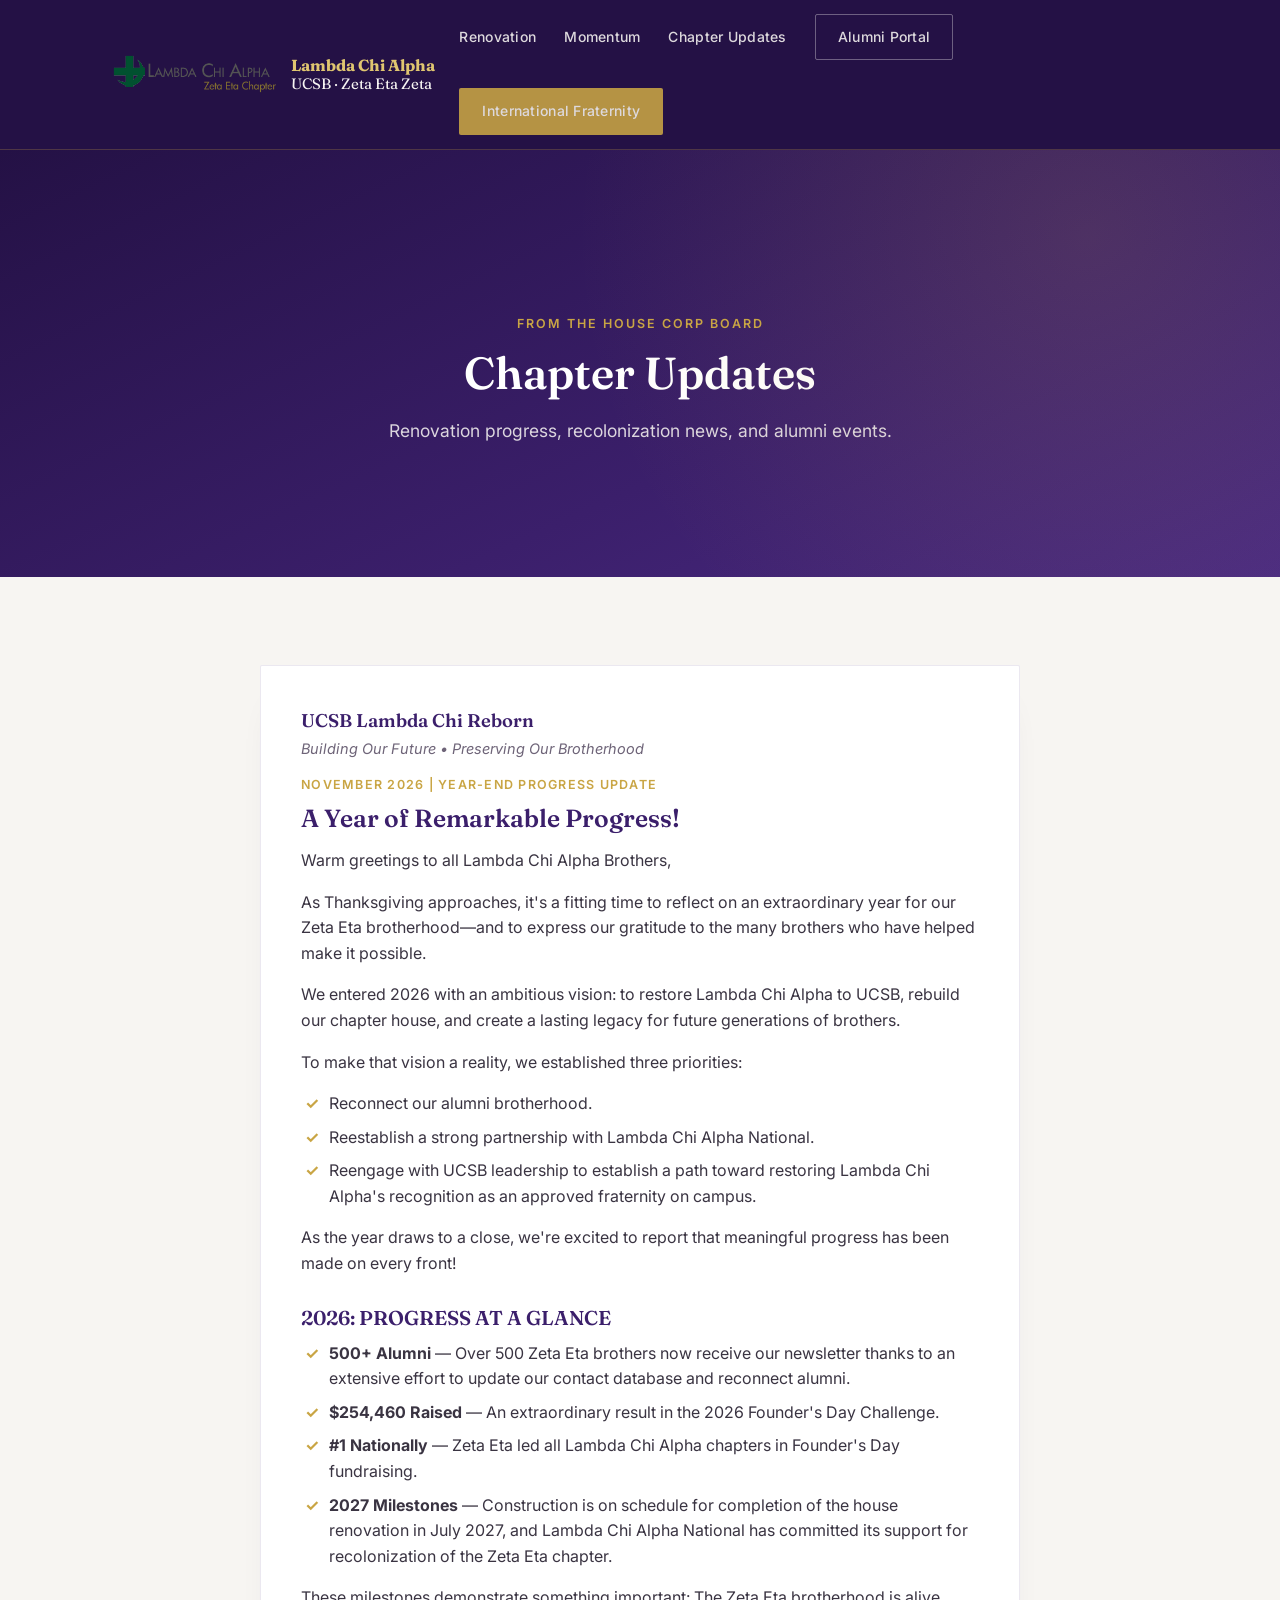
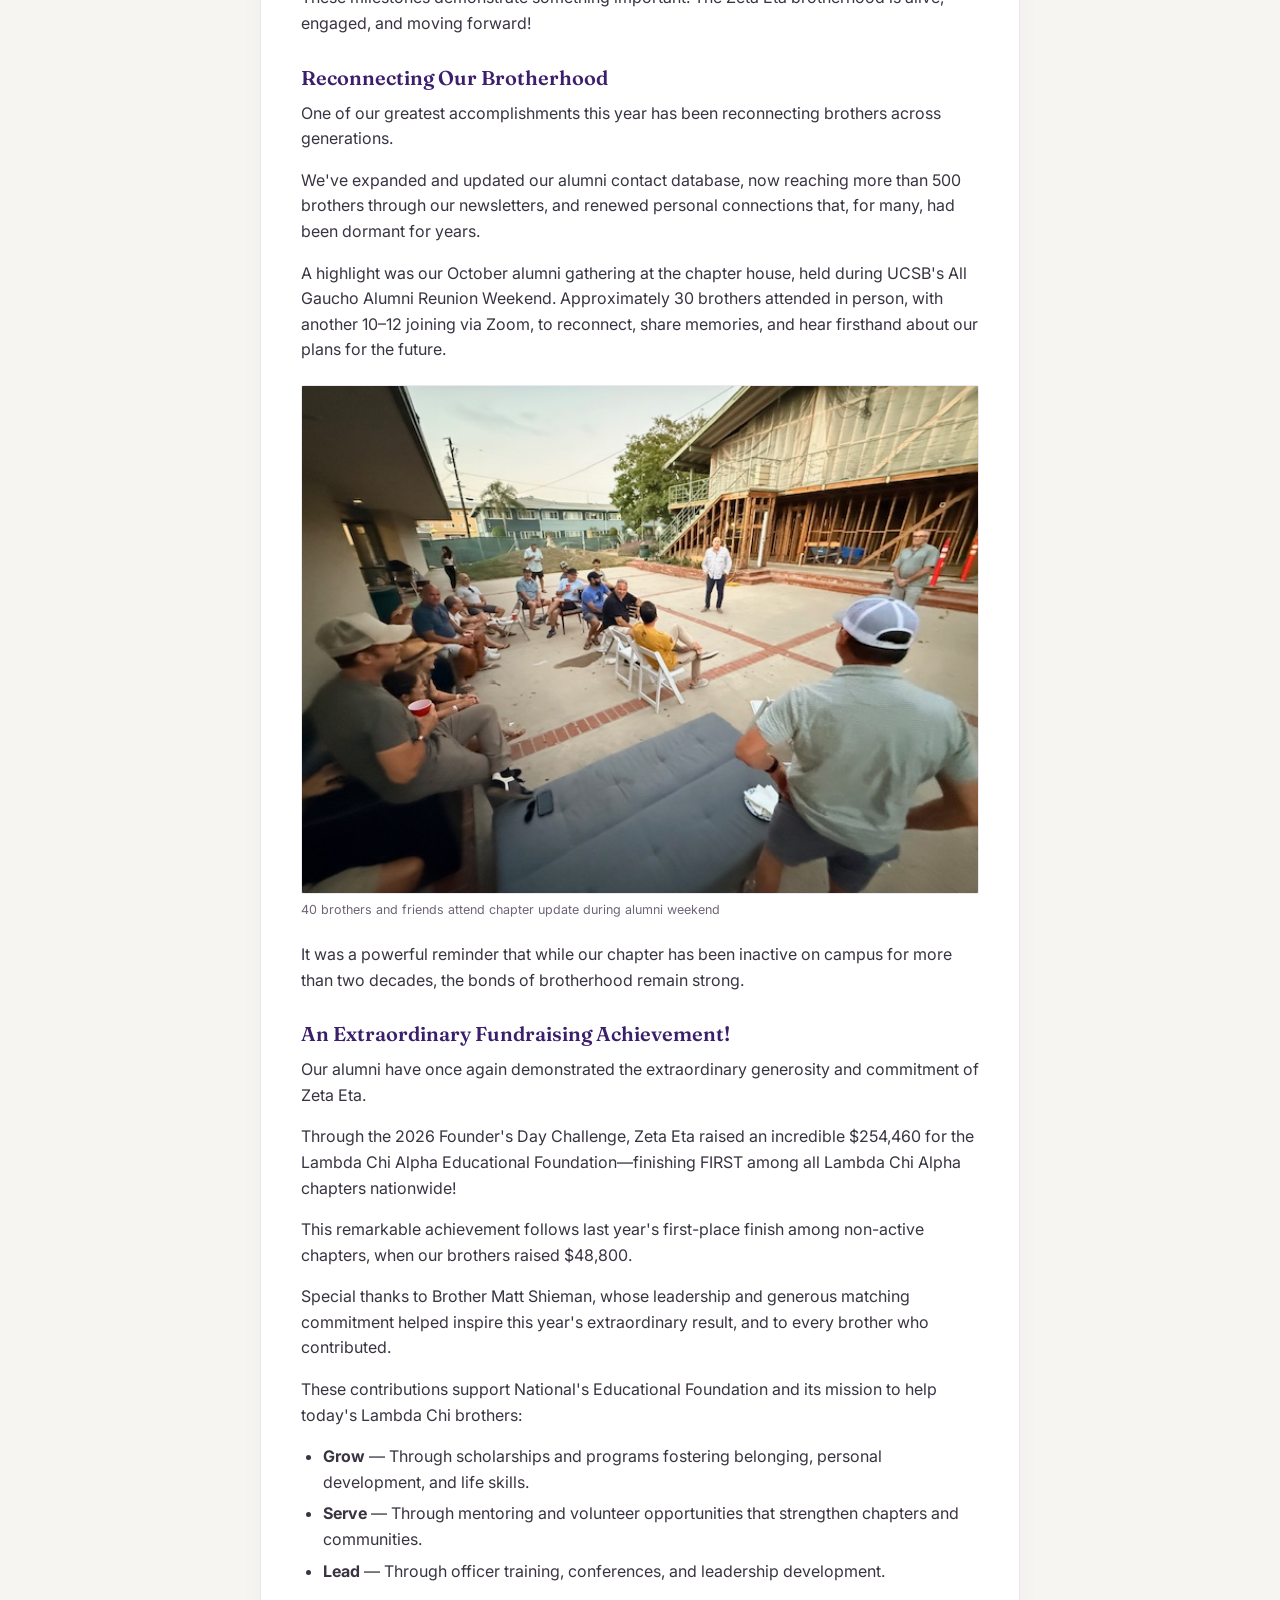
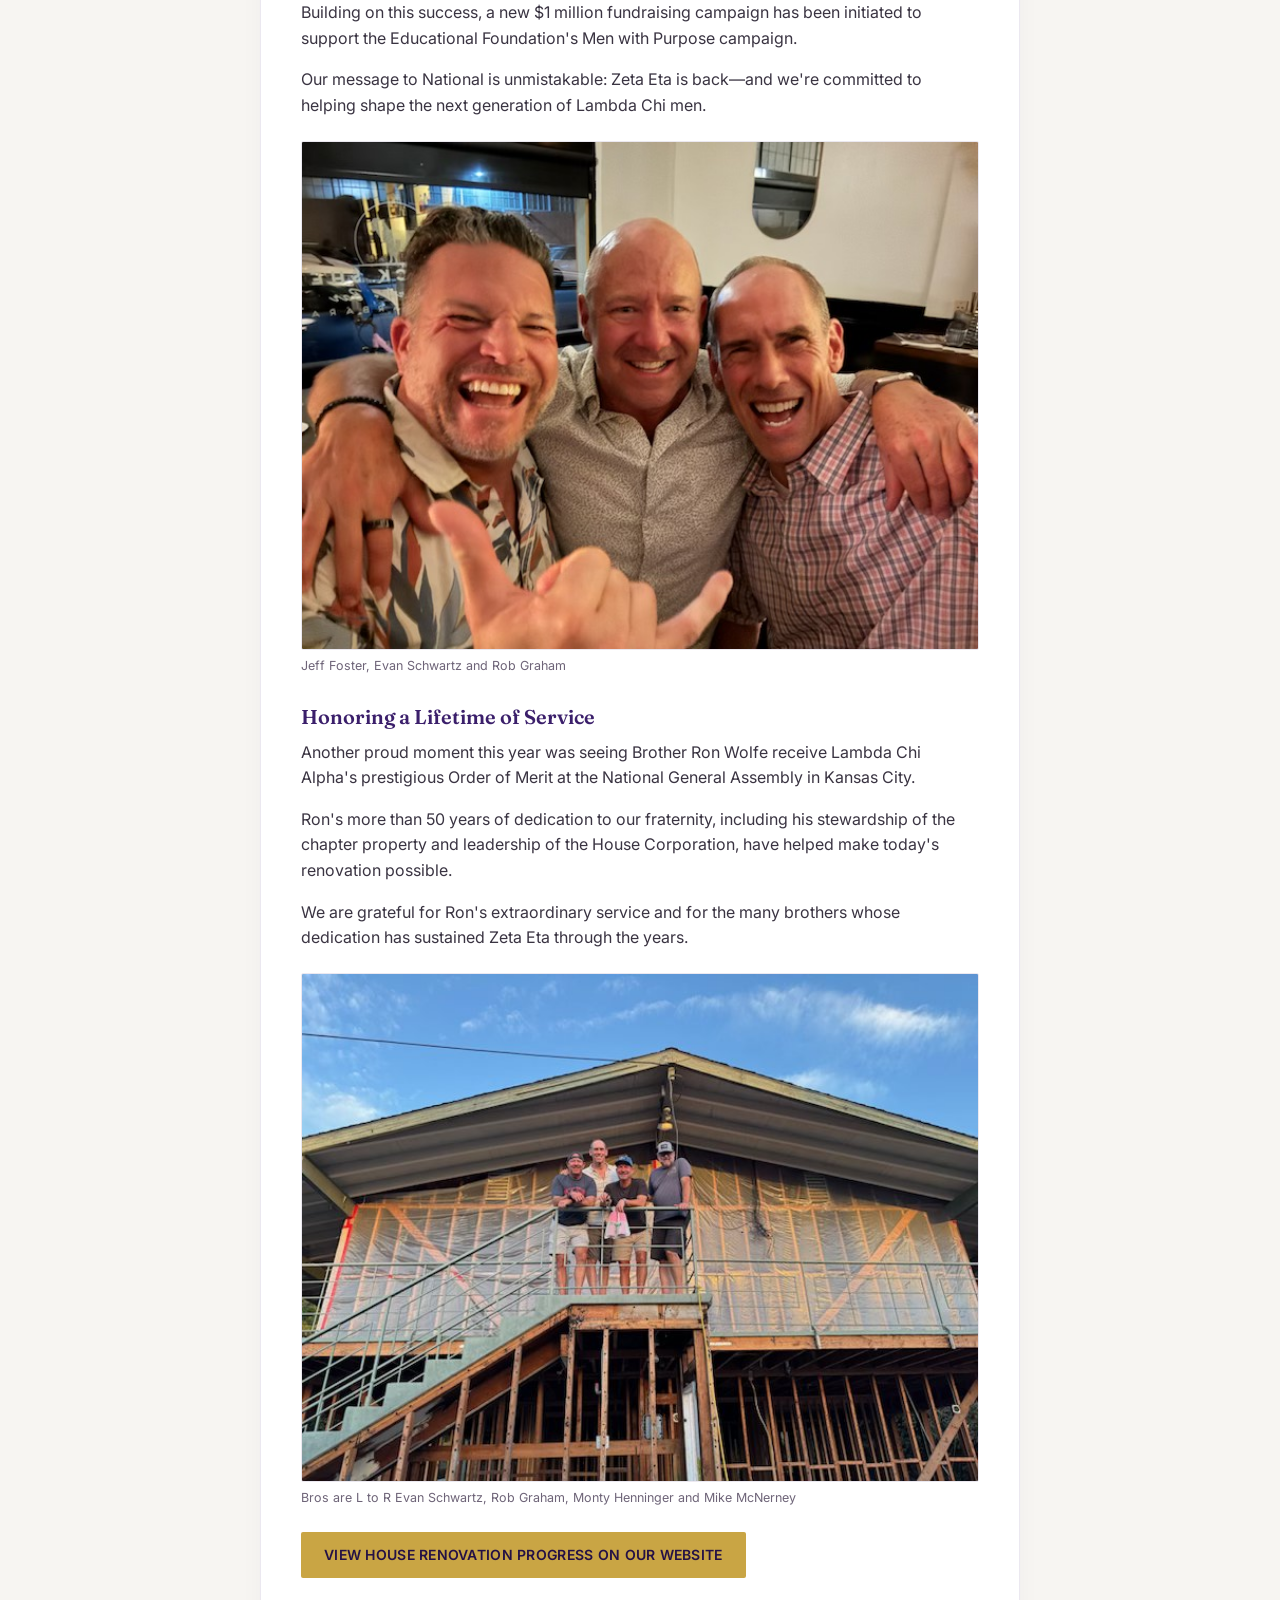
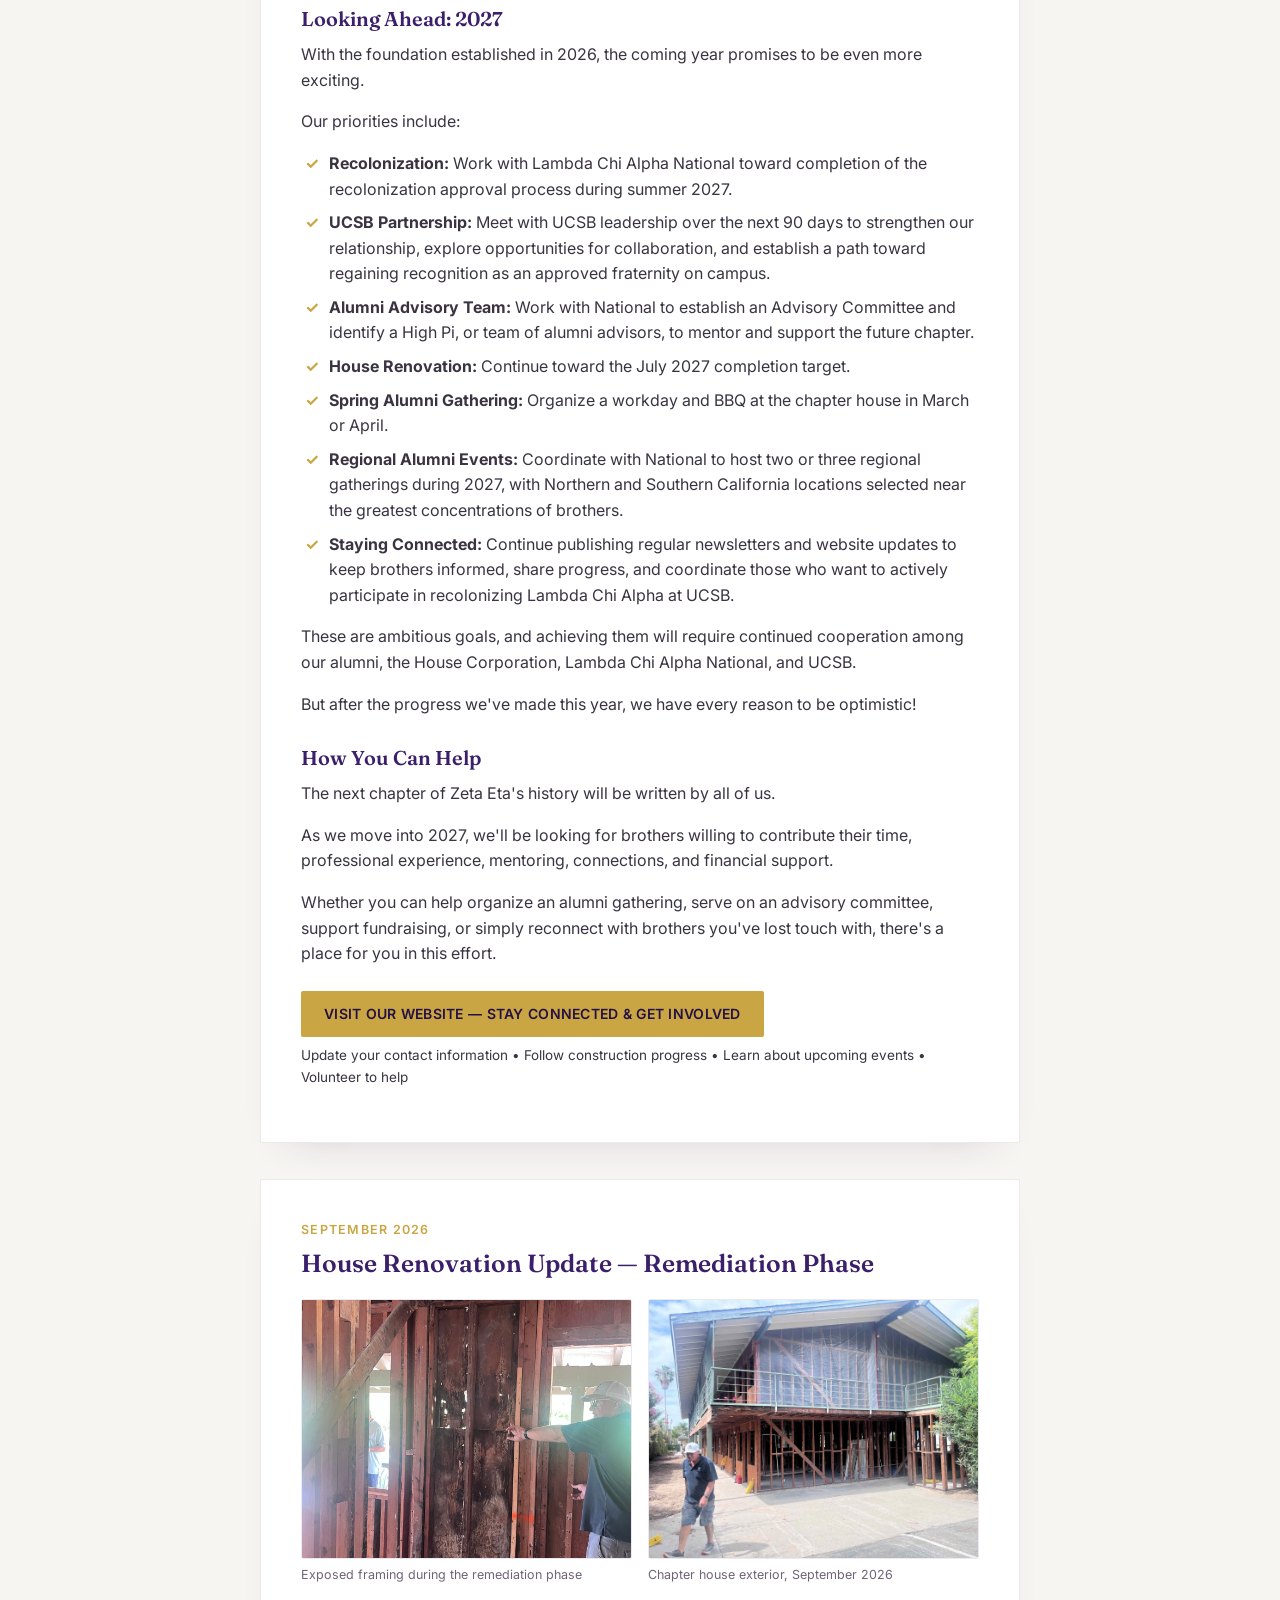
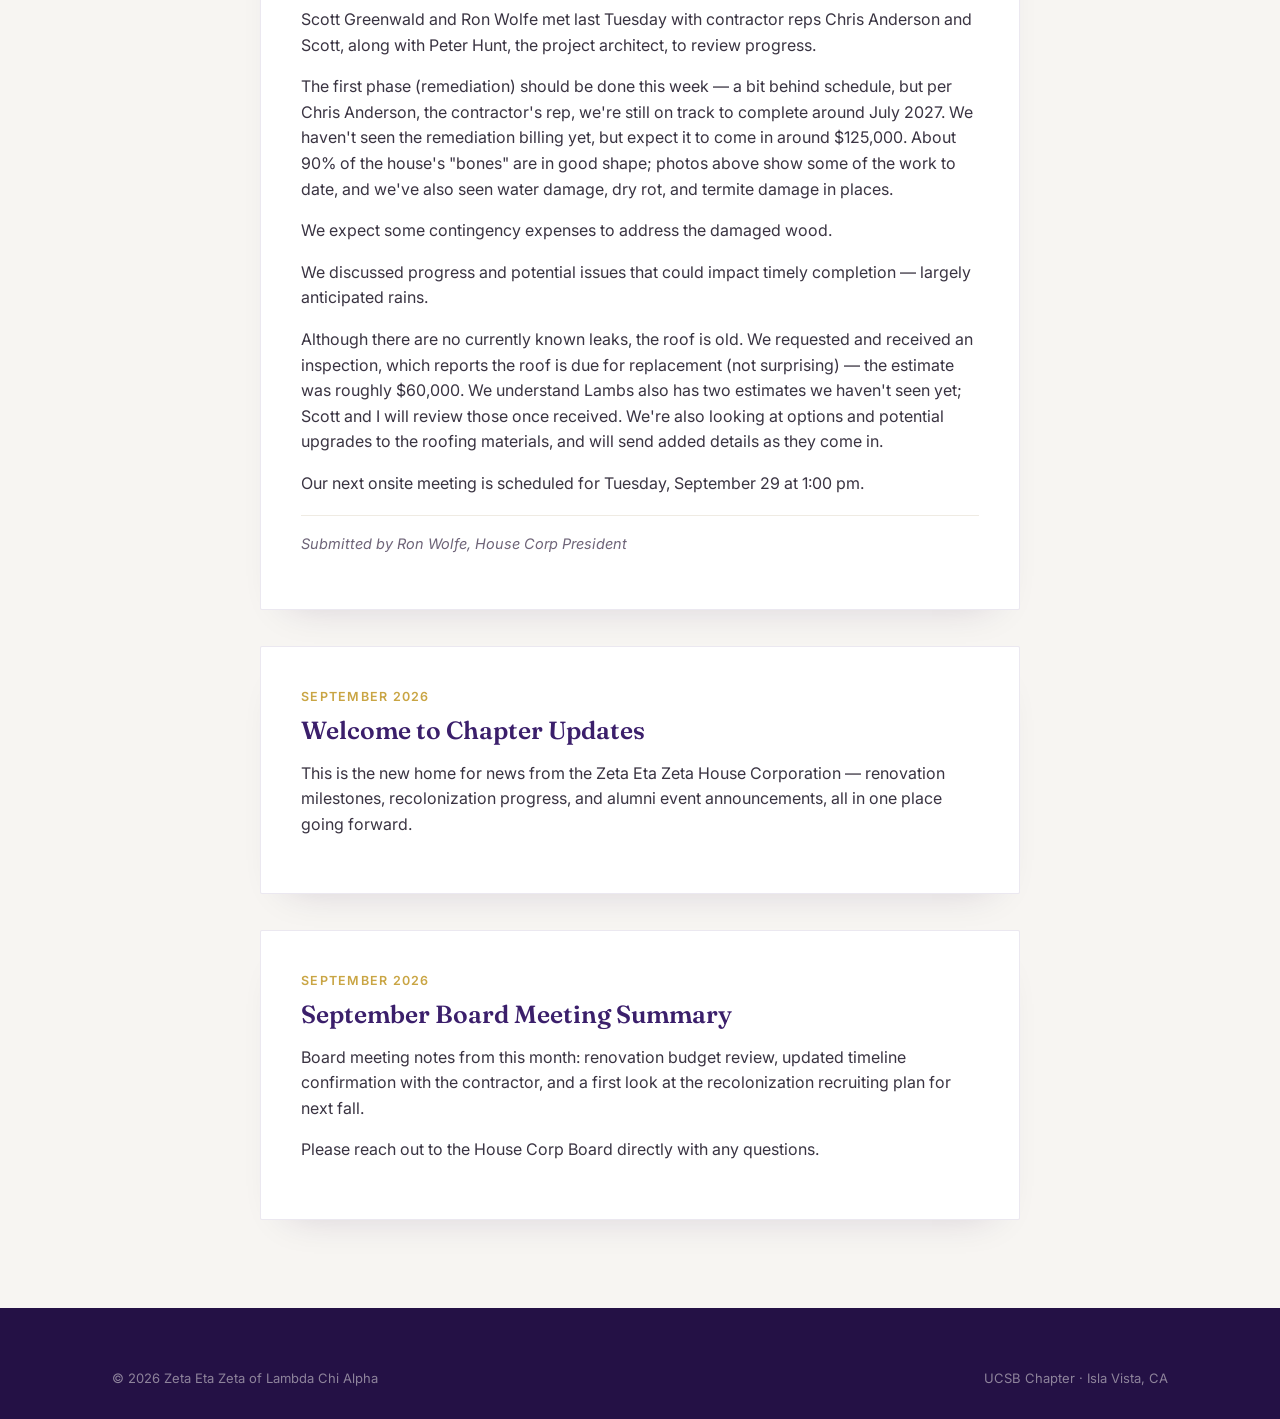
<file: blog.html>
<!DOCTYPE html>
<html lang="en">
<head>
<meta charset="UTF-8">
<meta name="viewport" content="width=device-width, initial-scale=1.0">
<title>Chapter Updates — UCSB Lambda Chi Alpha</title>
<meta name="description" content="News and updates from the Zeta Eta Zeta House Corporation — renovation progress, recolonization, and alumni events.">
<link rel="preconnect" href="https://fonts.googleapis.com">
<link rel="preconnect" href="https://fonts.gstatic.com" crossorigin>
<link href="https://fonts.googleapis.com/css2?family=Fraunces:opsz,wght@9..144,500;9..144,600;9..144,700&family=Inter:wght@400;500;600;700&display=swap" rel="stylesheet">
<link rel="stylesheet" href="assets/style.css">
</head>
<body>

<a class="skip-link" href="#main">Skip to content</a>

<header class="site-header">
  <div class="wrap">
    <a class="brand" href="/">
      <img src="assets/logo.png" alt="Zeta Eta Zeta of Lambda Chi Alpha crest">
      <span class="brand-text"><strong>Lambda Chi Alpha</strong>UCSB · Zeta Eta Zeta</span>
    </a>
    <button class="nav-toggle" aria-label="Toggle menu" aria-expanded="false">☰</button>
    <nav class="nav">
      <a href="index.html#renovation">Renovation</a>
      <a href="index.html#momentum">Momentum</a>
      <a href="blog.html">Chapter Updates</a>
      <a href="portal.html" class="btn btn-outline">Alumni Portal</a>
      <a href="https://www.lambdachi.org/" class="btn btn-gold" target="_blank" rel="noopener">International Fraternity</a>
    </nav>
  </div>
</header>

<main id="main">

  <section class="hero" style="padding-bottom:56px;">
    <div class="wrap" style="grid-template-columns:1fr; text-align:center;">
      <div>
        <p class="eyebrow">From the House Corp Board</p>
        <h1 style="font-size:clamp(2rem,4vw,2.8rem);">Chapter Updates</h1>
        <p class="lead" style="margin:16px auto 0;">Renovation progress, recolonization news, and alumni events.</p>
      </div>
    </div>
  </section>

  <section>
    <div class="wrap">
      <div class="blog-feed">

        <article class="post-card" id="november-2026-update">
          <p class="post-kicker">UCSB Lambda Chi Reborn</p>
          <p class="post-tagline">Building Our Future &bull; Preserving Our Brotherhood</p>
          <p class="post-date">November 2026 | Year-End Progress Update</p>
          <h2>A Year of Remarkable Progress!</h2>
          <div class="post-body">
            <p>Warm greetings to all Lambda Chi Alpha Brothers,</p>
            <p>As Thanksgiving approaches, it's a fitting time to reflect on an extraordinary year for our Zeta Eta brotherhood&mdash;and to express our gratitude to the many brothers who have helped make it possible.</p>
            <p>We entered 2026 with an ambitious vision: to restore Lambda Chi Alpha to UCSB, rebuild our chapter house, and create a lasting legacy for future generations of brothers.</p>
            <p>To make that vision a reality, we established three priorities:</p>
            <ul class="check-list">
              <li>Reconnect our alumni brotherhood.</li>
              <li>Reestablish a strong partnership with Lambda Chi Alpha National.</li>
              <li>Reengage with UCSB leadership to establish a path toward restoring Lambda Chi Alpha's recognition as an approved fraternity on campus.</li>
            </ul>
            <p>As the year draws to a close, we're excited to report that meaningful progress has been made on every front!</p>

            <h3>2026: PROGRESS AT A GLANCE</h3>
            <ul class="check-list">
              <li><strong>500+ Alumni</strong> &mdash; Over 500 Zeta Eta brothers now receive our newsletter thanks to an extensive effort to update our contact database and reconnect alumni.</li>
              <li><strong>$254,460 Raised</strong> &mdash; An extraordinary result in the 2026 Founder's Day Challenge.</li>
              <li><strong>#1 Nationally</strong> &mdash; Zeta Eta led all Lambda Chi Alpha chapters in Founder's Day fundraising.</li>
              <li><strong>2027 Milestones</strong> &mdash; Construction is on schedule for completion of the house renovation in July 2027, and Lambda Chi Alpha National has committed its support for recolonization of the Zeta Eta chapter.</li>
            </ul>
            <p>These milestones demonstrate something important: The Zeta Eta brotherhood is alive, engaged, and moving forward!</p>

            <h3>Reconnecting Our Brotherhood</h3>
            <p>One of our greatest accomplishments this year has been reconnecting brothers across generations.</p>
            <p>We've expanded and updated our alumni contact database, now reaching more than 500 brothers through our newsletters, and renewed personal connections that, for many, had been dormant for years.</p>
            <p>A highlight was our October alumni gathering at the chapter house, held during UCSB's All Gaucho Alumni Reunion Weekend. Approximately 30 brothers attended in person, with another 10&ndash;12 joining via Zoom, to reconnect, share memories, and hear firsthand about our plans for the future.</p>
            <figure class="post-figure">
              <img src="assets/2026-11-alumni-weekend-courtyard.jpg" alt="Brothers and friends gathered in the chapter house courtyard for the chapter update during alumni weekend, October 2026" loading="lazy">
              <figcaption>40 brothers and friends attend chapter update during alumni weekend</figcaption>
            </figure>
            <p>It was a powerful reminder that while our chapter has been inactive on campus for more than two decades, the bonds of brotherhood remain strong.</p>

            <h3>An Extraordinary Fundraising Achievement!</h3>
            <p>Our alumni have once again demonstrated the extraordinary generosity and commitment of Zeta Eta.</p>
            <p>Through the 2026 Founder's Day Challenge, Zeta Eta raised an incredible $254,460 for the Lambda Chi Alpha Educational Foundation&mdash;finishing FIRST among all Lambda Chi Alpha chapters nationwide!</p>
            <p>This remarkable achievement follows last year's first-place finish among non-active chapters, when our brothers raised $48,800.</p>
            <p>Special thanks to Brother Matt Shieman, whose leadership and generous matching commitment helped inspire this year's extraordinary result, and to every brother who contributed.</p>
            <p>These contributions support National's Educational Foundation and its mission to help today's Lambda Chi brothers:</p>
            <ul class="post-list">
              <li><strong>Grow</strong> &mdash; Through scholarships and programs fostering belonging, personal development, and life skills.</li>
              <li><strong>Serve</strong> &mdash; Through mentoring and volunteer opportunities that strengthen chapters and communities.</li>
              <li><strong>Lead</strong> &mdash; Through officer training, conferences, and leadership development.</li>
            </ul>
            <p>Building on this success, a new $1 million fundraising campaign has been initiated to support the Educational Foundation's Men with Purpose campaign.</p>
            <p>Our message to National is unmistakable: Zeta Eta is back&mdash;and we're committed to helping shape the next generation of Lambda Chi men.</p>
            <figure class="post-figure">
              <img src="assets/2026-11-alumni-weekend-foster.jpg" alt="Jeff Foster, Evan Schwartz and Rob Graham at the chapter house during alumni weekend" loading="lazy">
              <figcaption>Jeff Foster, Evan Schwartz and Rob Graham</figcaption>
            </figure>

            <h3>Honoring a Lifetime of Service</h3>
            <p>Another proud moment this year was seeing Brother Ron Wolfe receive Lambda Chi Alpha's prestigious Order of Merit at the National General Assembly in Kansas City.</p>
            <p>Ron's more than 50 years of dedication to our fraternity, including his stewardship of the chapter property and leadership of the House Corporation, have helped make today's renovation possible.</p>
            <p>We are grateful for Ron's extraordinary service and for the many brothers whose dedication has sustained Zeta Eta through the years.</p>
            <figure class="post-figure">
              <img src="assets/2026-11-alumni-weekend-stairs.jpg" alt="Evan Schwartz, Rob Graham, Monty Henninger and Mike McNerney standing on the stairs at the chapter house" loading="lazy">
              <figcaption>Bros are L to R Evan Schwartz, Rob Graham, Monty Henninger and Mike McNerney</figcaption>
            </figure>
            <p class="post-cta"><a class="btn btn-gold" href="blog.html#remediation-update">VIEW HOUSE RENOVATION PROGRESS ON OUR WEBSITE</a></p>

            <h3>Looking Ahead: 2027</h3>
            <p>With the foundation established in 2026, the coming year promises to be even more exciting.</p>
            <p>Our priorities include:</p>
            <ul class="check-list">
              <li><strong>Recolonization:</strong> Work with Lambda Chi Alpha National toward completion of the recolonization approval process during summer 2027.</li>
              <li><strong>UCSB Partnership:</strong> Meet with UCSB leadership over the next 90 days to strengthen our relationship, explore opportunities for collaboration, and establish a path toward regaining recognition as an approved fraternity on campus.</li>
              <li><strong>Alumni Advisory Team:</strong> Work with National to establish an Advisory Committee and identify a High Pi, or team of alumni advisors, to mentor and support the future chapter.</li>
              <li><strong>House Renovation:</strong> Continue toward the July 2027 completion target.</li>
              <li><strong>Spring Alumni Gathering:</strong> Organize a workday and BBQ at the chapter house in March or April.</li>
              <li><strong>Regional Alumni Events:</strong> Coordinate with National to host two or three regional gatherings during 2027, with Northern and Southern California locations selected near the greatest concentrations of brothers.</li>
              <li><strong>Staying Connected:</strong> Continue publishing regular newsletters and website updates to keep brothers informed, share progress, and coordinate those who want to actively participate in recolonizing Lambda Chi Alpha at UCSB.</li>
            </ul>
            <p>These are ambitious goals, and achieving them will require continued cooperation among our alumni, the House Corporation, Lambda Chi Alpha National, and UCSB.</p>
            <p>But after the progress we've made this year, we have every reason to be optimistic!</p>

            <h3>How You Can Help</h3>
            <p>The next chapter of Zeta Eta's history will be written by all of us.</p>
            <p>As we move into 2027, we'll be looking for brothers willing to contribute their time, professional experience, mentoring, connections, and financial support.</p>
            <p>Whether you can help organize an alumni gathering, serve on an advisory committee, support fundraising, or simply reconnect with brothers you've lost touch with, there's a place for you in this effort.</p>
            <p class="post-cta"><a class="btn btn-gold" href="index.html#newsletter">VISIT OUR WEBSITE &mdash; STAY CONNECTED &amp; GET INVOLVED</a></p>
            <p class="post-cta-note">Update your contact information &bull; Follow construction progress &bull; Learn about upcoming events &bull; Volunteer to help</p>
          </div>
        </article>

        <article class="post-card" id="remediation-update">
          <p class="post-date">September 2026</p>
          <h2>House Renovation Update — Remediation Phase</h2>
          <div class="post-images">
            <figure>
              <img src="assets/remediation.jpg" alt="Renovation crew member walking past the chapter house during the remediation phase, exposed framing visible">
              <figcaption>Exposed framing during the remediation phase</figcaption>
            </figure>
            <figure>
              <img src="assets/remediation-2.jpg" alt="Lambda Chi Alpha chapter house exterior during remediation phase, September 2026">
              <figcaption>Chapter house exterior, September 2026</figcaption>
            </figure>
          </div>
          <div class="post-body">
            <p>Scott Greenwald and Ron Wolfe met last Tuesday with contractor reps Chris Anderson and Scott, along with Peter Hunt, the project architect, to review progress.</p>
            <p>The first phase (remediation) should be done this week — a bit behind schedule, but per Chris Anderson, the contractor's rep, we're still on track to complete around July 2027. We haven't seen the remediation billing yet, but expect it to come in around $125,000. About 90% of the house's "bones" are in good shape; photos above show some of the work to date, and we've also seen water damage, dry rot, and termite damage in places.</p>
            <p>We expect some contingency expenses to address the damaged wood.</p>
            <p>We discussed progress and potential issues that could impact timely completion — largely anticipated rains.</p>
            <p>Although there are no currently known leaks, the roof is old. We requested and received an inspection, which reports the roof is due for replacement (not surprising) — the estimate was roughly $60,000. We understand Lambs also has two estimates we haven't seen yet; Scott and I will review those once received. We're also looking at options and potential upgrades to the roofing materials, and will send added details as they come in.</p>
            <p>Our next onsite meeting is scheduled for Tuesday, September 29 at 1:00 pm.</p>
          </div>
          <p class="post-signature">Submitted by Ron Wolfe, House Corp President</p>
        </article>

        <article class="post-card">
          <p class="post-date">September 2026</p>
          <h2>Welcome to Chapter Updates</h2>
          <div class="post-body">
            <p>This is the new home for news from the Zeta Eta Zeta House Corporation — renovation milestones, recolonization progress, and alumni event announcements, all in one place going forward.</p>
          </div>
        </article>

        <article class="post-card">
          <p class="post-date">September 2026</p>
          <h2>September Board Meeting Summary</h2>
          <div class="post-body">
            <p>Board meeting notes from this month: renovation budget review, updated timeline confirmation with the contractor, and a first look at the recolonization recruiting plan for next fall.</p>
            <p>Please reach out to the House Corp Board directly with any questions.</p>
          </div>
        </article>

      </div>
    </div>
  </section>

</main>

<footer class="site-footer">
  <div class="wrap">
    <div class="footer-bottom" style="border-top:none; padding-top:0;">
      <span>&copy; <span id="year">2026</span> Zeta Eta Zeta of Lambda Chi Alpha</span>
      <span>UCSB Chapter · Isla Vista, CA</span>
    </div>
  </div>
</footer>

<script src="assets/main.js"></script>
</body>
</html>
</file>
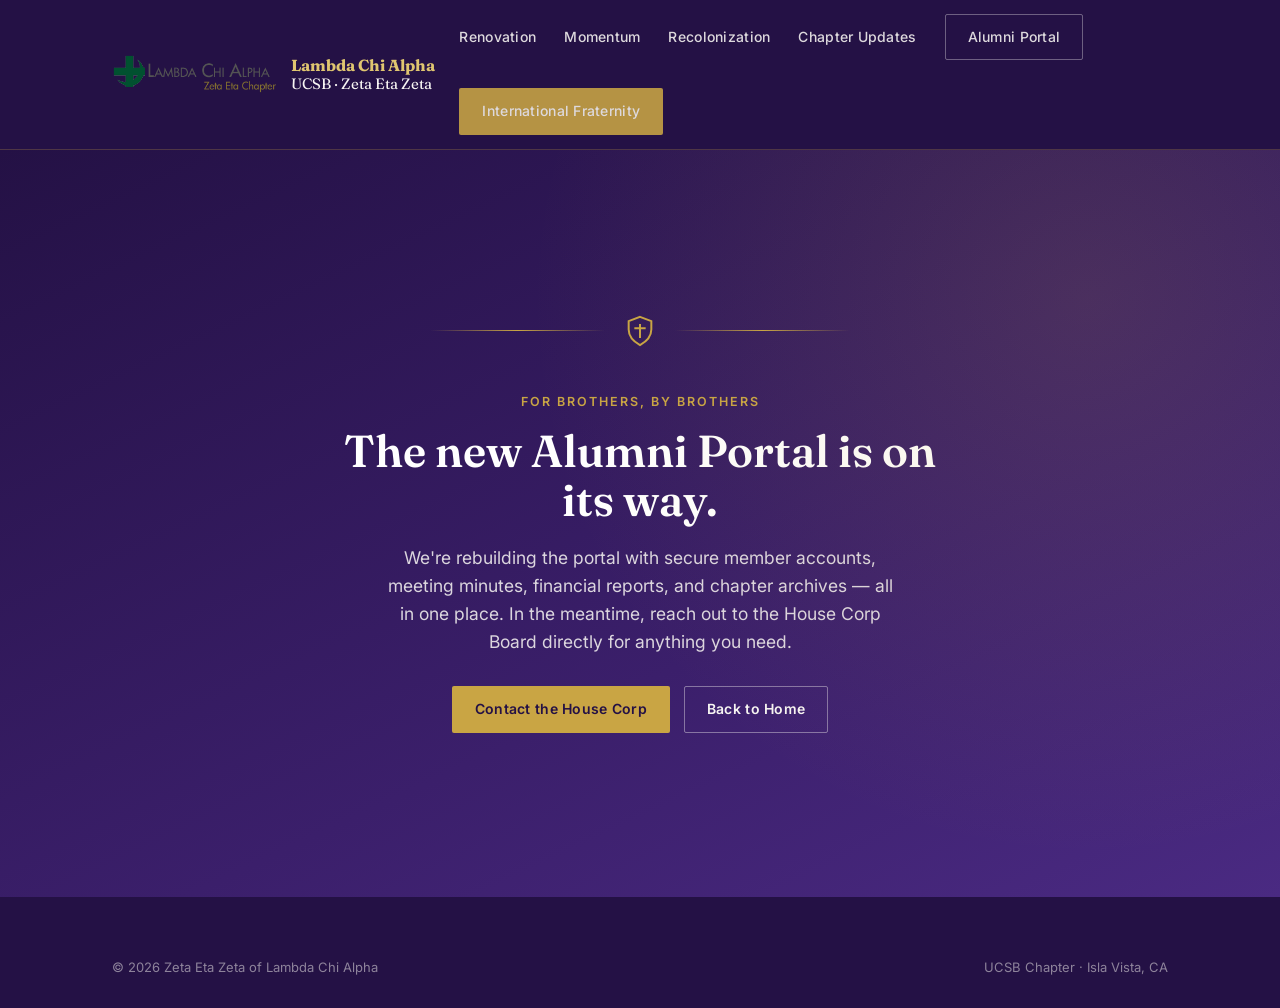
<file: portal.html>
<!DOCTYPE html>
<html lang="en">
<head>
<meta charset="UTF-8">
<meta name="viewport" content="width=device-width, initial-scale=1.0">
<title>Alumni Portal — UCSB Lambda Chi Alpha</title>
<meta name="description" content="The Zeta Eta Zeta Alumni Portal is coming soon.">
<link rel="preconnect" href="https://fonts.googleapis.com">
<link rel="preconnect" href="https://fonts.gstatic.com" crossorigin>
<link href="https://fonts.googleapis.com/css2?family=Fraunces:opsz,wght@9..144,500;9..144,600;9..144,700&family=Inter:wght@400;500;600;700&display=swap" rel="stylesheet">
<link rel="stylesheet" href="assets/style.css">
</head>
<body>

<a class="skip-link" href="#main">Skip to content</a>

<header class="site-header">
  <div class="wrap">
    <a class="brand" href="/">
      <img src="assets/logo.png" alt="Zeta Eta Zeta of Lambda Chi Alpha crest">
      <span class="brand-text"><strong>Lambda Chi Alpha</strong>UCSB · Zeta Eta Zeta</span>
    </a>
    <button class="nav-toggle" aria-label="Toggle menu" aria-expanded="false">☰</button>
    <nav class="nav">
      <a href="index.html#renovation">Renovation</a>
      <a href="index.html#momentum">Momentum</a>
      <a href="index.html#recolonization">Recolonization</a>
      <a href="blog.html">Chapter Updates</a>
      <a href="portal.html" class="btn btn-outline">Alumni Portal</a>
      <a href="https://www.lambdachi.org/" class="btn btn-gold" target="_blank" rel="noopener">International Fraternity</a>
    </nav>
  </div>
</header>

<main id="main">
  <section class="hero" style="min-height: 64vh; display:flex; align-items:center;">
    <div class="wrap" style="grid-template-columns: 1fr; text-align:center; justify-items:center;">
      <div style="max-width:640px;">
        <div class="crest-divider">
          <span class="line"></span>
          <svg viewBox="0 0 24 24" fill="none" stroke="#C9A544" stroke-width="1.4"><path d="M12 2l8 3v6c0 5-3.5 8.5-8 11-4.5-2.5-8-6-8-11V5l8-3z"/><path d="M12 7v10M8 10h8"/></svg>
          <span class="line"></span>
        </div>
        <p class="eyebrow">For Brothers, By Brothers</p>
        <h1 style="font-size:clamp(2rem,4vw,2.8rem);">The new Alumni Portal is on its way.</h1>
        <p class="lead" style="margin:20px auto 30px;">We're rebuilding the portal with secure member accounts, meeting minutes, financial reports, and chapter archives — all in one place. In the meantime, reach out to the House Corp Board directly for anything you need.</p>
        <div class="hero-actions" style="justify-content:center;">
          <a class="btn btn-gold" href="mailto:info@ucsblambdachi.org">Contact the House Corp</a>
          <a class="btn btn-outline" href="index.html">Back to Home</a>
        </div>
      </div>
    </div>
  </section>
</main>

<footer class="site-footer">
  <div class="wrap">
    <div class="footer-bottom" style="border-top:none; padding-top:0;">
      <span>&copy; <span id="year">2026</span> Zeta Eta Zeta of Lambda Chi Alpha</span>
      <span>UCSB Chapter · Isla Vista, CA</span>
    </div>
  </div>
</footer>

<script src="assets/main.js"></script>
</body>
</html>
</file>
<file: assets/style.css>
/* ============================================================
   UCSB Lambda Chi Alpha — Zeta Eta Zeta
   Design tokens
   ============================================================ */
:root {
  --purple-deep: #3B1F6B;
  --purple-ink: #241145;
  --gold: #C9A544;
  --gold-bright: #E0C670;
  --paper: #F7F5F2;
  --paper-dim: #EFEBE3;
  --ink: #1A1621;
  --stone: #6E6478;

  --font-display: 'Fraunces', Georgia, 'Times New Roman', serif;
  --font-body: 'Inter', -apple-system, BlinkMacSystemFont, 'Segoe UI', sans-serif;

  --max: 1120px;
  --radius: 2px;
}

* { box-sizing: border-box; }

html { scroll-behavior: smooth; }

body {
  margin: 0;
  background: var(--paper);
  color: var(--ink);
  font-family: var(--font-body);
  font-size: 16px;
  line-height: 1.6;
  -webkit-font-smoothing: antialiased;
}

img { max-width: 100%; display: block; }

a { color: inherit; }

.wrap {
  max-width: var(--max);
  margin: 0 auto;
  padding: 0 32px;
}

.eyebrow {
  font-family: var(--font-body);
  font-size: 12.5px;
  font-weight: 600;
  letter-spacing: 0.16em;
  text-transform: uppercase;
  color: var(--gold);
}

h1, h2, h3 {
  font-family: var(--font-display);
  font-weight: 600;
  line-height: 1.1;
  margin: 0;
}

p { margin: 0 0 1em; }

/* ---------- Skip link / focus ---------- */
.skip-link {
  position: absolute;
  left: -9999px;
  top: 0;
  background: var(--gold);
  color: var(--purple-ink);
  padding: 12px 20px;
  z-index: 999;
  font-weight: 600;
}
.skip-link:focus { left: 16px; top: 16px; }

:focus-visible {
  outline: 3px solid var(--gold);
  outline-offset: 3px;
}

/* ---------- Header ---------- */
.site-header {
  background: var(--purple-ink);
  border-bottom: 1px solid rgba(201, 165, 68, 0.25);
  position: sticky;
  top: 0;
  z-index: 100;
}

.site-header .wrap {
  display: flex;
  align-items: center;
  justify-content: space-between;
  padding-top: 14px;
  padding-bottom: 14px;
  gap: 24px;
}

.brand {
  display: flex;
  align-items: center;
  gap: 12px;
  text-decoration: none;
  color: var(--paper);
  flex-shrink: 0;
}

.brand img { height: 40px; width: auto; }

.brand-text {
  font-family: var(--font-display);
  font-size: 15px;
  line-height: 1.25;
}
.brand-text strong { display: block; font-size: 16px; color: var(--gold-bright); }

.nav {
  display: flex;
  align-items: center;
  gap: 28px;
  flex-wrap: wrap;
}

.nav a {
  color: var(--paper);
  text-decoration: none;
  font-size: 14px;
  font-weight: 500;
  letter-spacing: 0.02em;
  opacity: 0.88;
  transition: opacity 0.15s, color 0.15s;
}
.nav a:hover { opacity: 1; color: var(--gold-bright); }

.btn {
  display: inline-block;
  font-family: var(--font-body);
  font-weight: 600;
  font-size: 14px;
  letter-spacing: 0.02em;
  padding: 11px 22px;
  border-radius: var(--radius);
  text-decoration: none;
  border: 1.5px solid transparent;
  cursor: pointer;
  transition: transform 0.15s ease, background 0.15s ease, border-color 0.15s ease;
}
.btn:hover { transform: translateY(-1px); }

.btn-gold {
  background: var(--gold);
  color: var(--purple-ink);
}
.btn-gold:hover { background: var(--gold-bright); }

.btn-outline {
  border-color: rgba(247,245,242,0.4);
  color: var(--paper);
}
.btn-outline:hover { border-color: var(--gold-bright); color: var(--gold-bright); }

.nav-toggle {
  display: none;
  background: none;
  border: none;
  color: var(--paper);
  font-size: 26px;
  cursor: pointer;
}

/* ---------- Hero ---------- */
.hero {
  background: linear-gradient(155deg, var(--purple-ink) 0%, var(--purple-deep) 62%, #4a2a82 100%);
  color: var(--paper);
  position: relative;
  overflow: hidden;
}

.hero::after {
  content: "";
  position: absolute;
  inset: 0;
  background-image: radial-gradient(circle at 85% 20%, rgba(201,165,68,0.14), transparent 45%);
  pointer-events: none;
}

.hero .wrap {
  display: grid;
  grid-template-columns: 1.05fr 0.95fr;
  gap: 56px;
  align-items: center;
  padding-top: 76px;
  padding-bottom: 76px;
  position: relative;
}

.hero h1 {
  font-size: clamp(2.1rem, 4vw, 3.1rem);
  margin: 14px 0 20px;
  color: #fff;
}

.hero h1 em {
  font-style: normal;
  color: var(--gold-bright);
}

.hero p.lead {
  font-size: 17.5px;
  color: rgba(247,245,242,0.86);
  max-width: 46ch;
  margin-bottom: 30px;
}

.hero-actions {
  display: flex;
  gap: 14px;
  flex-wrap: wrap;
}

.hero-figure {
  position: relative;
  border: 1px solid rgba(201,165,68,0.35);
  border-radius: var(--radius);
  overflow: hidden;
  box-shadow: 0 30px 60px -20px rgba(0,0,0,0.55);
}

.hero-figure img { width: 100%; height: 100%; object-fit: cover; aspect-ratio: 4/3; }

.hero-figure figcaption {
  position: absolute;
  bottom: 0; left: 0; right: 0;
  background: linear-gradient(0deg, rgba(36,17,69,0.92), transparent);
  color: var(--paper);
  font-size: 12.5px;
  letter-spacing: 0.05em;
  padding: 30px 18px 14px;
}

/* ---------- Crest divider (signature element) ---------- */
.crest-divider {
  display: flex;
  align-items: center;
  gap: 18px;
  margin: 0 auto 44px;
  max-width: 420px;
}
.crest-divider .line {
  flex: 1;
  height: 1px;
  background: linear-gradient(90deg, transparent, var(--gold), transparent);
}
.crest-divider svg { width: 34px; height: 34px; flex-shrink: 0; }

/* ---------- Sections ---------- */
section { padding: 88px 0; }

.section-head {
  text-align: center;
  max-width: 640px;
  margin: 0 auto 20px;
}

.section-head h2 {
  font-size: clamp(1.7rem, 3vw, 2.3rem);
  margin: 10px 0 16px;
}

.section-head p { color: var(--stone); font-size: 16.5px; }

.section-alt { background: var(--paper-dim); }

.section-dark {
  background: var(--purple-ink);
  color: var(--paper);
}
.section-dark .section-head p { color: rgba(247,245,242,0.72); }
.section-dark .eyebrow { color: var(--gold-bright); }

/* ---------- About / two-col ---------- */
.about-grid {
  display: grid;
  grid-template-columns: 1fr 1fr;
  gap: 60px;
  align-items: start;
}

.about-grid h3 {
  font-size: 1.4rem;
  margin-bottom: 14px;
  color: var(--purple-deep);
}

.about-grid p { color: #3a3442; }

.pull-fact {
  border-left: 3px solid var(--gold);
  padding: 4px 0 4px 22px;
  margin: 26px 0;
}
.pull-fact strong { display: block; font-family: var(--font-display); font-size: 1.5rem; color: var(--purple-deep); }
.pull-fact span { font-size: 13.5px; color: var(--stone); letter-spacing: 0.03em; text-transform: uppercase; }

/* ---------- Leadership event ---------- */
.event-card {
  background: #fff;
  border: 1px solid rgba(59,31,107,0.1);
  border-radius: var(--radius);
  padding: 44px;
  box-shadow: 0 20px 40px -28px rgba(36,17,69,0.25);
}

.event-card blockquote {
  font-family: var(--font-display);
  font-size: 1.2rem;
  color: var(--purple-deep);
  border-left: 3px solid var(--gold);
  margin: 26px 0;
  padding-left: 22px;
  line-height: 1.5;
}

.event-card cite {
  display: block;
  font-style: normal;
  font-size: 13px;
  color: var(--stone);
  margin-top: 8px;
}

.event-meta {
  display: flex;
  gap: 28px;
  flex-wrap: wrap;
  margin-top: 30px;
  padding-top: 26px;
  border-top: 1px solid var(--paper-dim);
  font-size: 14px;
  color: var(--stone);
}
.event-meta strong { color: var(--ink); display: block; font-size: 12.5px; letter-spacing: 0.05em; text-transform: uppercase; margin-bottom: 4px; }

/* ---------- Board grid ---------- */
.board-grid {
  display: grid;
  grid-template-columns: repeat(3, 1fr);
  gap: 28px;
}

.board-card {
  background: #fff;
  border: 1px solid rgba(59,31,107,0.1);
  border-radius: var(--radius);
  padding: 28px;
  transition: transform 0.18s ease, box-shadow 0.18s ease;
}
.board-card:hover {
  transform: translateY(-3px);
  box-shadow: 0 20px 36px -22px rgba(36,17,69,0.3);
}

.board-card .role {
  font-size: 12px;
  letter-spacing: 0.08em;
  text-transform: uppercase;
  color: var(--gold);
  font-weight: 700;
  margin-bottom: 6px;
}

.board-card h3 { font-size: 1.15rem; color: var(--purple-deep); margin-bottom: 10px; }
.board-card p { font-size: 14.5px; color: var(--stone); margin: 0; }

/* ---------- CTA / recolonization ---------- */
.cta {
  text-align: center;
  padding: 96px 0;
  background: linear-gradient(155deg, var(--purple-deep), var(--purple-ink));
  color: #fff;
  position: relative;
  overflow: hidden;
}
.cta::before {
  content: "";
  position: absolute;
  inset: 0;
  background-image: radial-gradient(circle at 15% 85%, rgba(201,165,68,0.16), transparent 42%);
}
.cta .wrap { position: relative; max-width: 720px; }
.cta h2 { font-size: clamp(1.8rem, 3.4vw, 2.5rem); color: #fff; margin: 12px 0 18px; }
.cta p { color: rgba(247,245,242,0.82); font-size: 17px; margin-bottom: 32px; }

/* ---------- Portal teaser ---------- */
.portal-strip {
  background: var(--gold);
  color: var(--purple-ink);
}
.portal-strip .wrap {
  display: flex;
  align-items: center;
  justify-content: space-between;
  gap: 20px;
  padding-top: 20px;
  padding-bottom: 20px;
  flex-wrap: wrap;
}
.portal-strip strong { font-family: var(--font-display); font-size: 1.05rem; }
.portal-strip span { font-size: 14px; opacity: 0.85; }

/* ---------- Footer ---------- */
footer.site-footer {
  background: var(--purple-ink);
  color: rgba(247,245,242,0.75);
  padding: 60px 0 30px;
  font-size: 14.5px;
}

.footer-grid {
  display: grid;
  grid-template-columns: 1.3fr 1fr 1fr;
  gap: 40px;
  padding-bottom: 40px;
  border-bottom: 1px solid rgba(247,245,242,0.12);
}

.footer-grid h4 {
  font-family: var(--font-body);
  font-size: 12.5px;
  letter-spacing: 0.1em;
  text-transform: uppercase;
  color: var(--gold-bright);
  margin: 0 0 16px;
}

.footer-grid a {
  display: block;
  color: rgba(247,245,242,0.75);
  text-decoration: none;
  margin-bottom: 10px;
}
.footer-grid a:hover { color: var(--gold-bright); }

.footer-brand { display: flex; align-items: center; gap: 12px; margin-bottom: 14px; }
.footer-brand img { height: 34px; }
.footer-brand strong { font-family: var(--font-display); color: #fff; font-size: 15px; }

.footer-bottom {
  display: flex;
  justify-content: space-between;
  align-items: center;
  padding-top: 24px;
  flex-wrap: wrap;
  gap: 12px;
  font-size: 13px;
  color: rgba(247,245,242,0.5);
}

/* ---------- Responsive ---------- */
@media (max-width: 880px) {
  .hero .wrap { grid-template-columns: 1fr; padding-top: 48px; padding-bottom: 48px; }
  .hero-figure { order: -1; }
  .about-grid { grid-template-columns: 1fr; gap: 36px; }
  .board-grid { grid-template-columns: 1fr 1fr; }
  .footer-grid { grid-template-columns: 1fr; gap: 30px; }
  section { padding: 60px 0; }

  .nav-toggle { display: block; }
  .nav {
    display: none;
    position: absolute;
    top: 100%; left: 0; right: 0;
    background: var(--purple-ink);
    flex-direction: column;
    align-items: flex-start;
    padding: 20px 32px 28px;
    border-bottom: 1px solid rgba(201,165,68,0.25);
    gap: 18px;
  }
  .nav.open { display: flex; }
}

@media (max-width: 560px) {
  .board-grid { grid-template-columns: 1fr; }
  .event-card { padding: 28px; }
  .wrap { padding: 0 20px; }
}

@media (prefers-reduced-motion: reduce) {
  html { scroll-behavior: auto; }
  * { transition: none !important; }
}

/* ---------- Newsletter signup (MailerLite embed reskin) ---------- */
#mlb2-46054539.ml-form-embedContainer {
  box-sizing: border-box;
  display: block;
  margin: 0 auto;
  width: 100% !important;
}
#mlb2-46054539.ml-form-embedContainer .ml-form-embedWrapper {
  background: #fff;
  border: 1px solid rgba(59,31,107,0.1);
  border-radius: var(--radius);
  box-shadow: 0 20px 40px -28px rgba(36,17,69,0.25);
  width: 100% !important;
  max-width: 560px !important;
  margin: 0 auto;
  padding: 0;
}
#mlb2-46054539.ml-form-embedContainer .ml-form-embedBody {
  padding: 40px 40px 30px !important;
}
#mlb2-46054539.ml-form-embedContainer .ml-form-embedContent h4 {
  font-family: var(--font-display) !important;
  font-size: 1.5rem !important;
  font-weight: 600 !important;
  color: var(--purple-deep) !important;
}
#mlb2-46054539.ml-form-embedContainer .ml-form-embedContent p {
  font-family: var(--font-body) !important;
  color: var(--stone) !important;
  font-size: 15px !important;
}
#mlb2-46054539.ml-form-embedContainer .ml-field-group label {
  font-family: var(--font-body) !important;
  color: var(--ink) !important;
  font-size: 13px !important;
  font-weight: 600 !important;
  text-transform: uppercase;
  letter-spacing: 0.04em;
}
#mlb2-46054539.ml-form-embedContainer .ml-form-fieldRow input {
  font-family: var(--font-body) !important;
  border: 1.5px solid #e2ddea !important;
  border-radius: var(--radius) !important;
  padding: 11px 12px !important;
  font-size: 15px !important;
  color: var(--ink) !important;
  transition: border-color 0.15s ease;
}
#mlb2-46054539.ml-form-embedContainer .ml-form-fieldRow input:focus {
  border-color: var(--gold) !important;
  outline: none;
}
#mlb2-46054539.ml-form-embedContainer .ml-form-checkboxRow .label-description p {
  font-family: var(--font-body) !important;
  color: var(--stone) !important;
  font-size: 13px !important;
}
#mlb2-46054539.ml-form-embedContainer .ml-form-checkboxRow input[type="checkbox"]:checked ~ .label-description::before {
  border-color: var(--gold) !important;
  background-color: var(--gold) !important;
}
#mlb2-46054539.ml-form-embedContainer .ml-form-embedSubmit button {
  background: var(--gold) !important;
  border: none !important;
  border-radius: var(--radius) !important;
  font-family: var(--font-body) !important;
  font-weight: 600 !important;
  font-size: 14px !important;
  letter-spacing: 0.02em;
  color: var(--purple-ink) !important;
  padding: 13px !important;
  transition: background 0.15s ease, transform 0.15s ease;
}
#mlb2-46054539.ml-form-embedContainer .ml-form-embedSubmit button:hover {
  background: var(--gold-bright) !important;
  transform: translateY(-1px);
}
#mlb2-46054539.ml-form-embedContainer .ml-form-successContent h4 {
  font-family: var(--font-display) !important;
  color: var(--purple-deep) !important;
}

.newsletter-section {
  background: var(--paper-dim);
  padding: 88px 0;
}

/* ---------- Blog / feed ---------- */
.blog-feed {
  max-width: 760px;
  margin: 0 auto;
  display: flex;
  flex-direction: column;
  gap: 36px;
}

.post-card {
  background: #fff;
  border: 1px solid rgba(59,31,107,0.1);
  border-radius: var(--radius);
  padding: 40px;
  box-shadow: 0 20px 40px -28px rgba(36,17,69,0.2);
}

.post-date {
  font-size: 12.5px;
  font-weight: 600;
  letter-spacing: 0.1em;
  text-transform: uppercase;
  color: var(--gold);
  margin-bottom: 10px;
}

.post-card h2 {
  font-size: 1.55rem;
  color: var(--purple-deep);
  margin-bottom: 16px;
}

.post-body p { color: #3a3442; }


/* ---------- Post image gallery ---------- */
.post-images {
  display: grid;
  grid-template-columns: 1fr 1fr;
  gap: 16px;
  margin: 22px 0;
}
.post-images figure { margin: 0; }
.post-images img {
  width: 100%;
  height: 260px;
  object-fit: cover;
  border-radius: var(--radius);
  display: block;
  border: 1px solid rgba(59,31,107,0.1);
}
.post-images figcaption {
  font-size: 12.5px;
  color: var(--stone);
  margin-top: 6px;
}
.post-signature {
  font-style: italic;
  color: var(--stone);
  font-size: 14.5px;
  margin-top: 18px;
  padding-top: 16px;
  border-top: 1px solid var(--paper-dim);
}
@media (max-width: 560px) {
  .post-images { grid-template-columns: 1fr; }
}

/* ---------- Long-form update posts ---------- */
.post-kicker {
  font-family: var(--font-display);
  font-size: 1.15rem;
  font-weight: 600;
  color: var(--purple-deep);
  margin-bottom: 2px;
}
.post-tagline {
  font-style: italic;
  color: var(--stone);
  font-size: 14.5px;
  margin-bottom: 14px;
}
.post-body h3 {
  font-size: 1.25rem;
  color: var(--purple-deep);
  margin: 30px 0 12px;
}
.post-body ul { margin: 0 0 1em; padding-left: 0; color: #3a3442; }
.post-body ul.post-list { padding-left: 22px; }
.post-body ul.post-list li { margin-bottom: 6px; }
.post-body ul.check-list { list-style: none; }
.post-body ul.check-list li {
  position: relative;
  padding-left: 28px;
  margin-bottom: 8px;
}
.post-body ul.check-list li::before {
  content: "\2713";
  position: absolute;
  left: 4px;
  top: 0;
  color: var(--gold);
  font-weight: 700;
}
.post-figure { margin: 22px 0; }
.post-figure img {
  width: 100%;
  height: auto;
  border-radius: var(--radius);
  border: 1px solid rgba(59,31,107,0.1);
}
.post-figure figcaption {
  font-size: 12.5px;
  color: var(--stone);
  margin-top: 6px;
}
.post-cta { margin: 24px 0 8px; }
.post-cta .btn { white-space: normal; text-align: center; }
.post-cta-note { font-size: 13.5px; color: var(--stone); }
.hero-update { margin-top: 18px; font-size: 14.5px; }
.hero-update a { color: var(--gold-bright); font-weight: 600; text-decoration: none; }
.hero-update a:hover { text-decoration: underline; }
</file>
